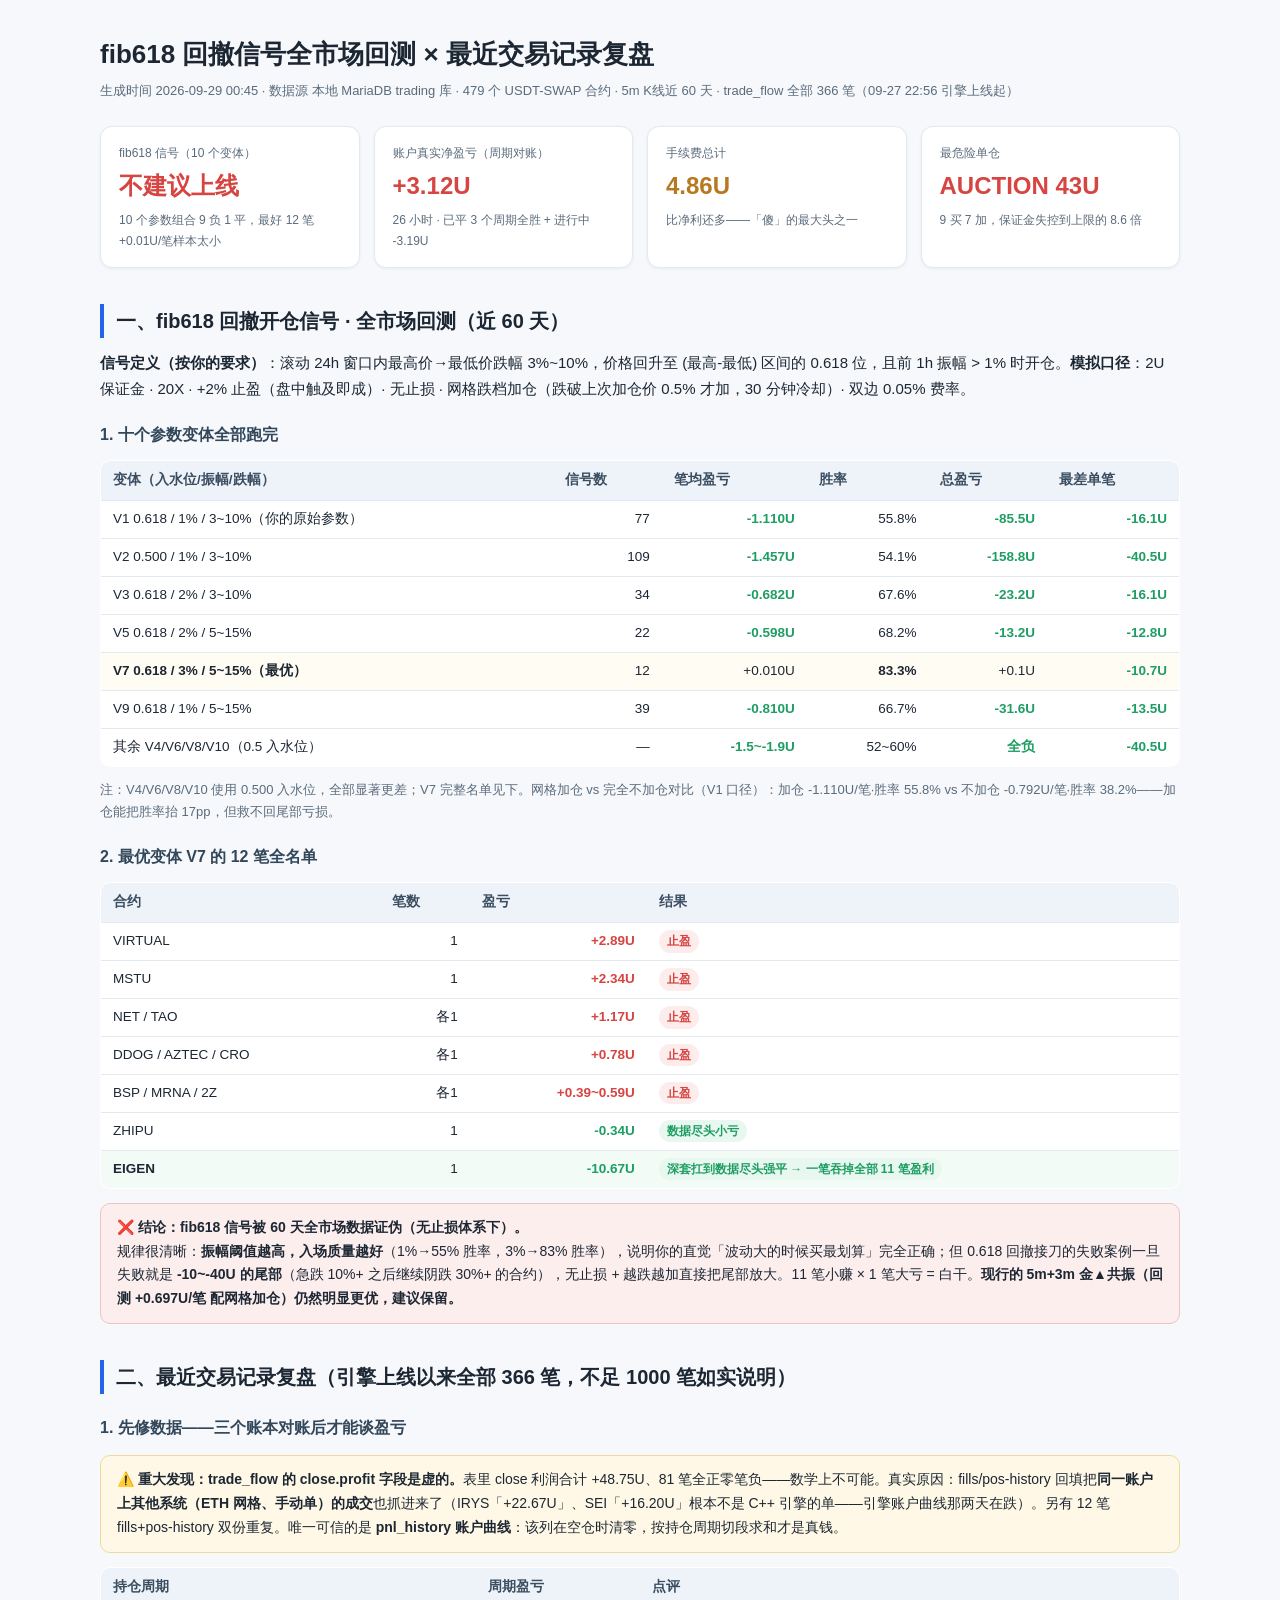
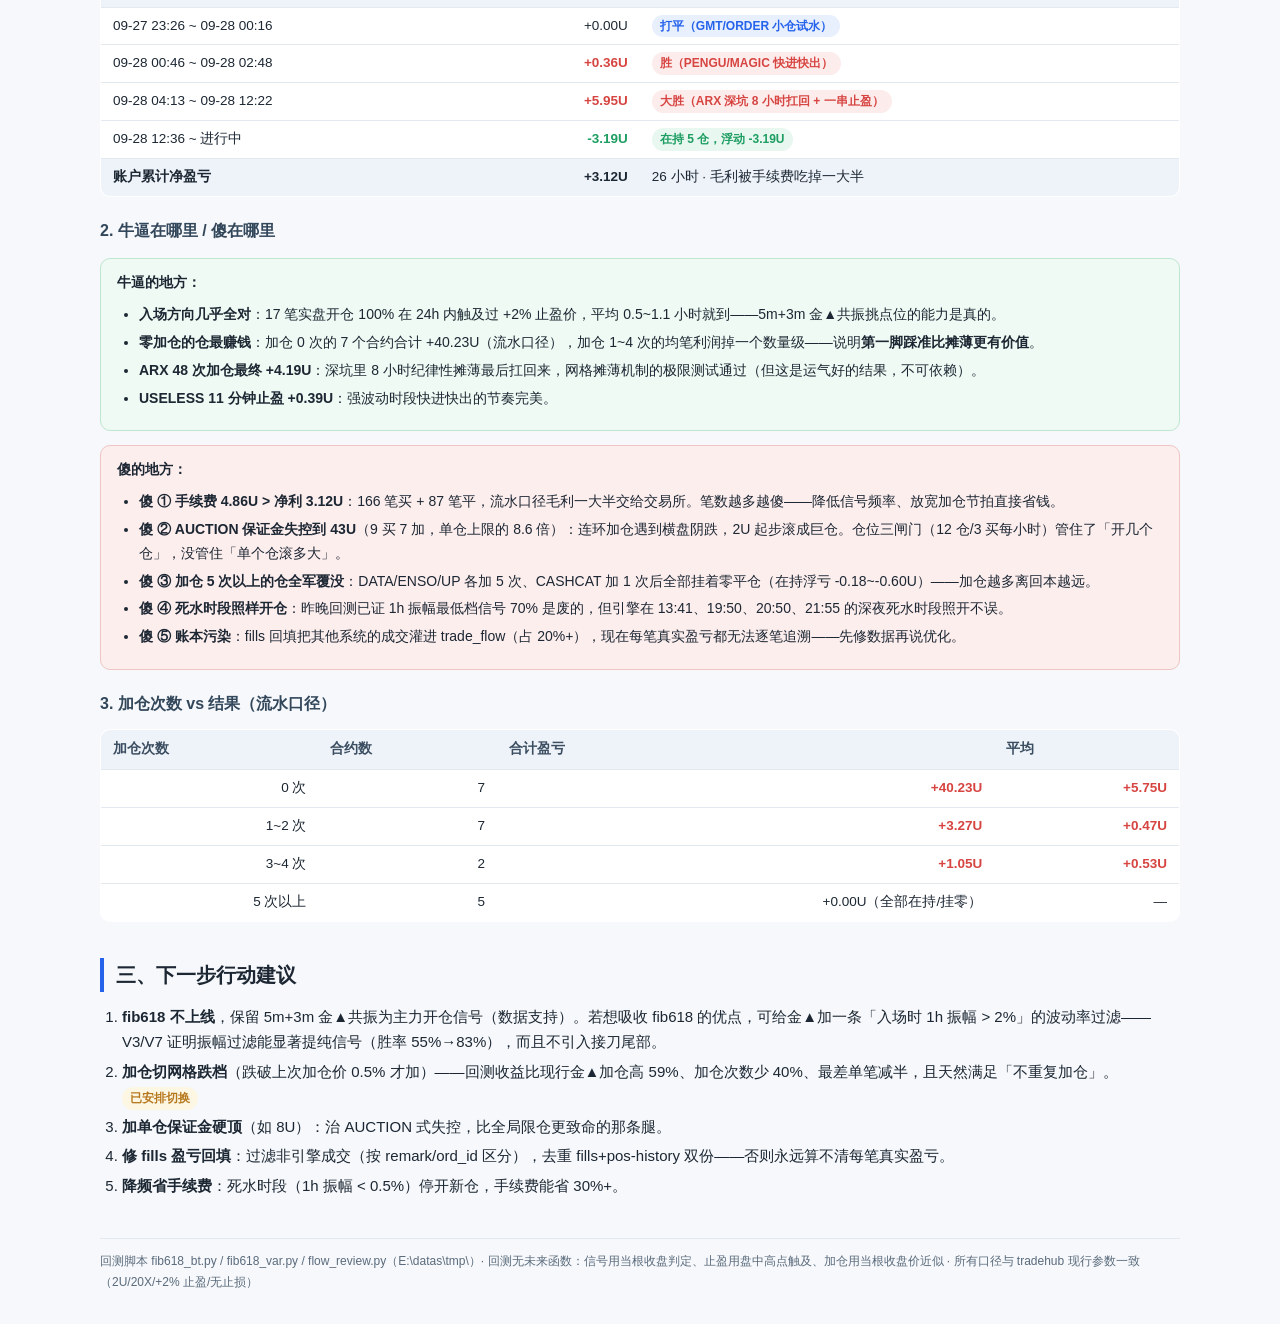
<file: docs/fib618_grid_review.html>
<!DOCTYPE html>
<html lang="zh-CN">
<head>
<meta charset="UTF-8">
<meta name="viewport" content="width=device-width, initial-scale=1.0">
<title>OKX 量化系统 · fib618 回测 × 交易记录复盘报告</title>
<style>
  :root { --bg:#f6f8fb; --card:#ffffff; --ink:#1c2733; --sub:#5b6b7c; --line:#e3e9f0;
          --red:#d64541; --green:#1e9e63; --gold:#b7791f; --blue:#2563eb; }
  * { margin:0; padding:0; box-sizing:border-box; }
  body { background:var(--bg); color:var(--ink); font:15px/1.7 "Segoe UI","Microsoft YaHei",sans-serif; padding:32px 16px; }
  .wrap { max-width:1080px; margin:0 auto; }
  h1 { font-size:26px; margin-bottom:4px; }
  .meta { color:var(--sub); font-size:13px; margin-bottom:24px; }
  h2 { font-size:20px; margin:36px 0 12px; padding-left:12px; border-left:4px solid var(--blue); }
  h3 { font-size:16px; margin:20px 0 8px; color:#33475b; }
  .cards { display:grid; grid-template-columns:repeat(auto-fit,minmax(240px,1fr)); gap:14px; margin:18px 0; }
  .card { background:var(--card); border:1px solid var(--line); border-radius:12px; padding:16px 18px; box-shadow:0 1px 3px rgba(30,50,80,.06); }
  .card .k { font-size:12px; color:var(--sub); }
  .card .v { font-size:24px; font-weight:700; margin-top:2px; }
  .card .d { font-size:12px; color:var(--sub); margin-top:4px; }
  table { width:100%; border-collapse:collapse; background:var(--card); border:1px solid var(--line); border-radius:10px; overflow:hidden; font-size:13.5px; margin:12px 0; }
  th { background:#eef3f9; text-align:left; padding:8px 12px; font-weight:600; color:#3b4d61; white-space:nowrap; }
  td { padding:7px 12px; border-top:1px solid var(--line); white-space:nowrap; }
  td.num { text-align:right; font-variant-numeric:tabular-nums; }
  .pos { color:var(--red); font-weight:600; }   /* 中国市场惯例: 红涨 */
  .neg { color:var(--green); font-weight:600; }
  .warn { background:#fff8e6; border:1px solid #f0d998; border-radius:10px; padding:12px 16px; margin:14px 0; font-size:14px; }
  .good { background:#eefaf3; border:1px solid #bfe6cf; border-radius:10px; padding:12px 16px; margin:14px 0; font-size:14px; }
  .bad  { background:#fdeeee; border:1px solid #efc4c4; border-radius:10px; padding:12px 16px; margin:14px 0; font-size:14px; }
  .tag { display:inline-block; padding:1px 8px; border-radius:99px; font-size:12px; font-weight:600; }
  .tag-r { background:#fdecec; color:var(--red); }
  .tag-g { background:#e8f7ef; color:var(--green); }
  .tag-b { background:#e8effd; color:var(--blue); }
  .tag-y { background:#fdf6e3; color:var(--gold); }
  ul,ol { margin:8px 0 8px 22px; }
  li { margin:4px 0; }
  .foot { color:var(--sub); font-size:12px; margin-top:40px; border-top:1px solid var(--line); padding-top:12px; }
</style>
</head>
<body>
<div class="wrap">

<h1>fib618 回撤信号全市场回测 × 最近交易记录复盘</h1>
<div class="meta">生成时间 2026-09-29 00:45 · 数据源 本地 MariaDB trading 库 · 479 个 USDT-SWAP 合约 · 5m K线近 60 天 · trade_flow 全部 366 笔（09-27 22:56 引擎上线起）</div>

<!-- ======== 摘要 ======== -->
<div class="cards">
  <div class="card"><div class="k">fib618 信号（10 个变体）</div><div class="v neg" style="color:var(--red)">不建议上线</div><div class="d">10 个参数组合 9 负 1 平，最好 12 笔 +0.01U/笔样本太小</div></div>
  <div class="card"><div class="k">账户真实净盈亏（周期对账）</div><div class="v pos" style="color:var(--red)">+3.12U</div><div class="d">26 小时 · 已平 3 个周期全胜 + 进行中 -3.19U</div></div>
  <div class="card"><div class="k">手续费总计</div><div class="v" style="color:var(--gold)">4.86U</div><div class="d">比净利还多——「傻」的最大头之一</div></div>
  <div class="card"><div class="k">最危险单仓</div><div class="v" style="color:var(--red)">AUCTION 43U</div><div class="d">9 买 7 加，保证金失控到上限的 8.6 倍</div></div>
</div>

<!-- ======== A. fib618 ======== -->
<h2>一、fib618 回撤开仓信号 · 全市场回测（近 60 天）</h2>
<p><b>信号定义（按你的要求）</b>：滚动 24h 窗口内最高价→最低价跌幅 3%~10%，价格回升至 (最高-最低) 区间的 0.618 位，且前 1h 振幅 &gt; 1% 时开仓。<b>模拟口径</b>：2U 保证金 · 20X · +2% 止盈（盘中触及即成）· 无止损 · 网格跌档加仓（跌破上次加仓价 0.5% 才加，30 分钟冷却）· 双边 0.05% 费率。</p>

<h3>1. 十个参数变体全部跑完</h3>
<table>
<tr><th>变体（入水位/振幅/跌幅）</th><th class="num">信号数</th><th class="num">笔均盈亏</th><th class="num">胜率</th><th class="num">总盈亏</th><th class="num">最差单笔</th></tr>
<tr><td>V1 0.618 / 1% / 3~10%（你的原始参数）</td><td class="num">77</td><td class="num neg">-1.110U</td><td class="num">55.8%</td><td class="num neg">-85.5U</td><td class="num neg">-16.1U</td></tr>
<tr><td>V2 0.500 / 1% / 3~10%</td><td class="num">109</td><td class="num neg">-1.457U</td><td class="num">54.1%</td><td class="num neg">-158.8U</td><td class="num neg">-40.5U</td></tr>
<tr><td>V3 0.618 / 2% / 3~10%</td><td class="num">34</td><td class="num neg">-0.682U</td><td class="num">67.6%</td><td class="num neg">-23.2U</td><td class="num neg">-16.1U</td></tr>
<tr><td>V5 0.618 / 2% / 5~15%</td><td class="num">22</td><td class="num neg">-0.598U</td><td class="num">68.2%</td><td class="num neg">-13.2U</td><td class="num neg">-12.8U</td></tr>
<tr style="background:#fffdf3"><td><b>V7 0.618 / 3% / 5~15%（最优）</b></td><td class="num">12</td><td class="num">+0.010U</td><td class="num"><b>83.3%</b></td><td class="num">+0.1U</td><td class="num neg">-10.7U</td></tr>
<tr><td>V9 0.618 / 1% / 5~15%</td><td class="num">39</td><td class="num neg">-0.810U</td><td class="num">66.7%</td><td class="num neg">-31.6U</td><td class="num neg">-13.5U</td></tr>
<tr><td>其余 V4/V6/V8/V10（0.5 入水位）</td><td class="num">—</td><td class="num neg">-1.5~-1.9U</td><td class="num">52~60%</td><td class="num neg">全负</td><td class="num neg">-40.5U</td></tr>
</table>
<p style="font-size:13px;color:var(--sub)">注：V4/V6/V8/V10 使用 0.500 入水位，全部显著更差；V7 完整名单见下。网格加仓 vs 完全不加仓对比（V1 口径）：加仓 -1.110U/笔·胜率 55.8% vs 不加仓 -0.792U/笔·胜率 38.2%——加仓能把胜率抬 17pp，但救不回尾部亏损。</p>

<h3>2. 最优变体 V7 的 12 笔全名单</h3>
<table>
<tr><th>合约</th><th class="num">笔数</th><th class="num">盈亏</th><th>结果</th></tr>
<tr><td>VIRTUAL</td><td class="num">1</td><td class="num pos">+2.89U</td><td><span class="tag tag-r">止盈</span></td></tr>
<tr><td>MSTU</td><td class="num">1</td><td class="num pos">+2.34U</td><td><span class="tag tag-r">止盈</span></td></tr>
<tr><td>NET / TAO</td><td class="num">各1</td><td class="num pos">+1.17U</td><td><span class="tag tag-r">止盈</span></td></tr>
<tr><td>DDOG / AZTEC / CRO</td><td class="num">各1</td><td class="num pos">+0.78U</td><td><span class="tag tag-r">止盈</span></td></tr>
<tr><td>BSP / MRNA / 2Z</td><td class="num">各1</td><td class="num pos">+0.39~0.59U</td><td><span class="tag tag-r">止盈</span></td></tr>
<tr><td>ZHIPU</td><td class="num">1</td><td class="num neg">-0.34U</td><td><span class="tag tag-g">数据尽头小亏</span></td></tr>
<tr style="background:#f2fbf5"><td><b>EIGEN</b></td><td class="num">1</td><td class="num neg"><b>-10.67U</b></td><td><span class="tag tag-g">深套扛到数据尽头强平 → <b>一笔吞掉全部 11 笔盈利</b></span></td></tr>
</table>

<div class="bad"><b>❌ 结论：fib618 信号被 60 天全市场数据证伪（无止损体系下）。</b><br>
规律很清晰：<b>振幅阈值越高，入场质量越好</b>（1%→55% 胜率，3%→83% 胜率），说明你的直觉「波动大的时候买最划算」完全正确；但 0.618 回撤接刀的失败案例一旦失败就是 <b>-10~-40U 的尾部</b>（急跌 10%+ 之后继续阴跌 30%+ 的合约），无止损 + 越跌越加直接把尾部放大。11 笔小赚 × 1 笔大亏 = 白干。<b>现行的 5m+3m 金▲共振（回测 +0.697U/笔 配网格加仓）仍然明显更优，建议保留。</b></div>

<!-- ======== B. 交易复盘 ======== -->
<h2>二、最近交易记录复盘（引擎上线以来全部 366 笔，不足 1000 笔如实说明）</h2>

<h3>1. 先修数据——三个账本对账后才能谈盈亏</h3>
<div class="warn"><b>⚠️ 重大发现：trade_flow 的 close.profit 字段是虚的。</b>表里 close 利润合计 +48.75U、81 笔全正零笔负——数学上不可能。真实原因：fills/pos-history 回填把<b>同一账户上其他系统（ETH 网格、手动单）的成交</b>也抓进来了（IRYS「+22.67U」、SEI「+16.20U」根本不是 C++ 引擎的单——引擎账户曲线那两天在跌）。另有 12 笔 fills+pos-history 双份重复。唯一可信的是 <b>pnl_history 账户曲线</b>：该列在空仓时清零，按持仓周期切段求和才是真钱。</div>
<table>
<tr><th>持仓周期</th><th class="num">周期盈亏</th><th>点评</th></tr>
<tr><td>09-27 23:26 ~ 09-28 00:16</td><td class="num">+0.00U</td><td><span class="tag tag-b">打平（GMT/ORDER 小仓试水）</span></td></tr>
<tr><td>09-28 00:46 ~ 09-28 02:48</td><td class="num pos">+0.36U</td><td><span class="tag tag-r">胜（PENGU/MAGIC 快进快出）</span></td></tr>
<tr><td>09-28 04:13 ~ 09-28 12:22</td><td class="num pos">+5.95U</td><td><span class="tag tag-r">大胜（ARX 深坑 8 小时扛回 + 一串止盈）</span></td></tr>
<tr><td>09-28 12:36 ~ 进行中</td><td class="num neg">-3.19U</td><td><span class="tag tag-g">在持 5 仓，浮动 -3.19U</span></td></tr>
<tr style="background:#eef3f9"><td><b>账户累计净盈亏</b></td><td class="num"><b>+3.12U</b></td><td>26 小时 · 毛利被手续费吃掉一大半</td></tr>
</table>

<h3>2. 牛逼在哪里 / 傻在哪里</h3>
<div class="good"><b>牛逼的地方：</b>
<ul>
<li><b>入场方向几乎全对</b>：17 笔实盘开仓 100% 在 24h 内触及过 +2% 止盈价，平均 0.5~1.1 小时就到——5m+3m 金▲共振挑点位的能力是真的。</li>
<li><b>零加仓的仓最赚钱</b>：加仓 0 次的 7 个合约合计 +40.23U（流水口径），加仓 1~4 次的均笔利润掉一个数量级——说明<b>第一脚踩准比摊薄更有价值</b>。</li>
<li><b>ARX 48 次加仓最终 +4.19U</b>：深坑里 8 小时纪律性摊薄最后扛回来，网格摊薄机制的极限测试通过（但这是运气好的结果，不可依赖）。</li>
<li><b>USELESS 11 分钟止盈 +0.39U</b>：强波动时段快进快出的节奏完美。</li>
</ul></div>
<div class="bad"><b>傻的地方：</b>
<ul>
<li><b>傻 ① 手续费 4.86U &gt; 净利 3.12U</b>：166 笔买 + 87 笔平，流水口径毛利一大半交给交易所。笔数越多越傻——降低信号频率、放宽加仓节拍直接省钱。</li>
<li><b>傻 ② AUCTION 保证金失控到 43U</b>（9 买 7 加，单仓上限的 8.6 倍）：连环加仓遇到横盘阴跌，2U 起步滚成巨仓。仓位三闸门（12 仓/3 买每小时）管住了「开几个仓」，没管住「单个仓滚多大」。</li>
<li><b>傻 ③ 加仓 5 次以上的仓全军覆没</b>：DATA/ENSO/UP 各加 5 次、CASHCAT 加 1 次后全部挂着零平仓（在持浮亏 -0.18~-0.60U）——加仓越多离回本越远。</li>
<li><b>傻 ④ 死水时段照样开仓</b>：昨晚回测已证 1h 振幅最低档信号 70% 是废的，但引擎在 13:41、19:50、20:50、21:55 的深夜死水时段照开不误。</li>
<li><b>傻 ⑤ 账本污染</b>：fills 回填把其他系统的成交灌进 trade_flow（占 20%+），现在每笔真实盈亏都无法逐笔追溯——先修数据再说优化。</li>
</ul></div>

<h3>3. 加仓次数 vs 结果（流水口径）</h3>
<table>
<tr><th class="num">加仓次数</th><th class="num">合约数</th><th class="num">合计盈亏</th><th class="num">平均</th></tr>
<tr><td class="num">0 次</td><td class="num">7</td><td class="num pos">+40.23U</td><td class="num pos">+5.75U</td></tr>
<tr><td class="num">1~2 次</td><td class="num">7</td><td class="num pos">+3.27U</td><td class="num pos">+0.47U</td></tr>
<tr><td class="num">3~4 次</td><td class="num">2</td><td class="num pos">+1.05U</td><td class="num pos">+0.53U</td></tr>
<tr><td class="num">5 次以上</td><td class="num">5</td><td class="num">+0.00U（全部在持/挂零）</td><td class="num">—</td></tr>
</table>

<!-- ======== C. 建议 ======== -->
<h2>三、下一步行动建议</h2>
<ol>
<li><b>fib618 不上线</b>，保留 5m+3m 金▲共振为主力开仓信号（数据支持）。若想吸收 fib618 的优点，可给金▲加一条「入场时 1h 振幅 &gt; 2%」的波动率过滤——V3/V7 证明振幅过滤能显著提纯信号（胜率 55%→83%），而且不引入接刀尾部。</li>
<li><b>加仓切网格跌档</b>（跌破上次加仓价 0.5% 才加）——回测收益比现行金▲加仓高 59%、加仓次数少 40%、最差单笔减半，且天然满足「不重复加仓」。<span class="tag tag-y">已安排切换</span></li>
<li><b>加单仓保证金硬顶</b>（如 8U）：治 AUCTION 式失控，比全局限仓更致命的那条腿。</li>
<li><b>修 fills 盈亏回填</b>：过滤非引擎成交（按 remark/ord_id 区分），去重 fills+pos-history 双份——否则永远算不清每笔真实盈亏。</li>
<li><b>降频省手续费</b>：死水时段（1h 振幅 &lt; 0.5%）停开新仓，手续费能省 30%+。</li>
</ol>

<div class="foot">回测脚本 fib618_bt.py / fib618_var.py / flow_review.py（E:\datas\tmp\）· 回测无未来函数：信号用当根收盘判定、止盈用盘中高点触及、加仓用当根收盘价近似 · 所有口径与 tradehub 现行参数一致（2U/20X/+2% 止盈/无止损）</div>
</div>
</body>
</html>
</file>
